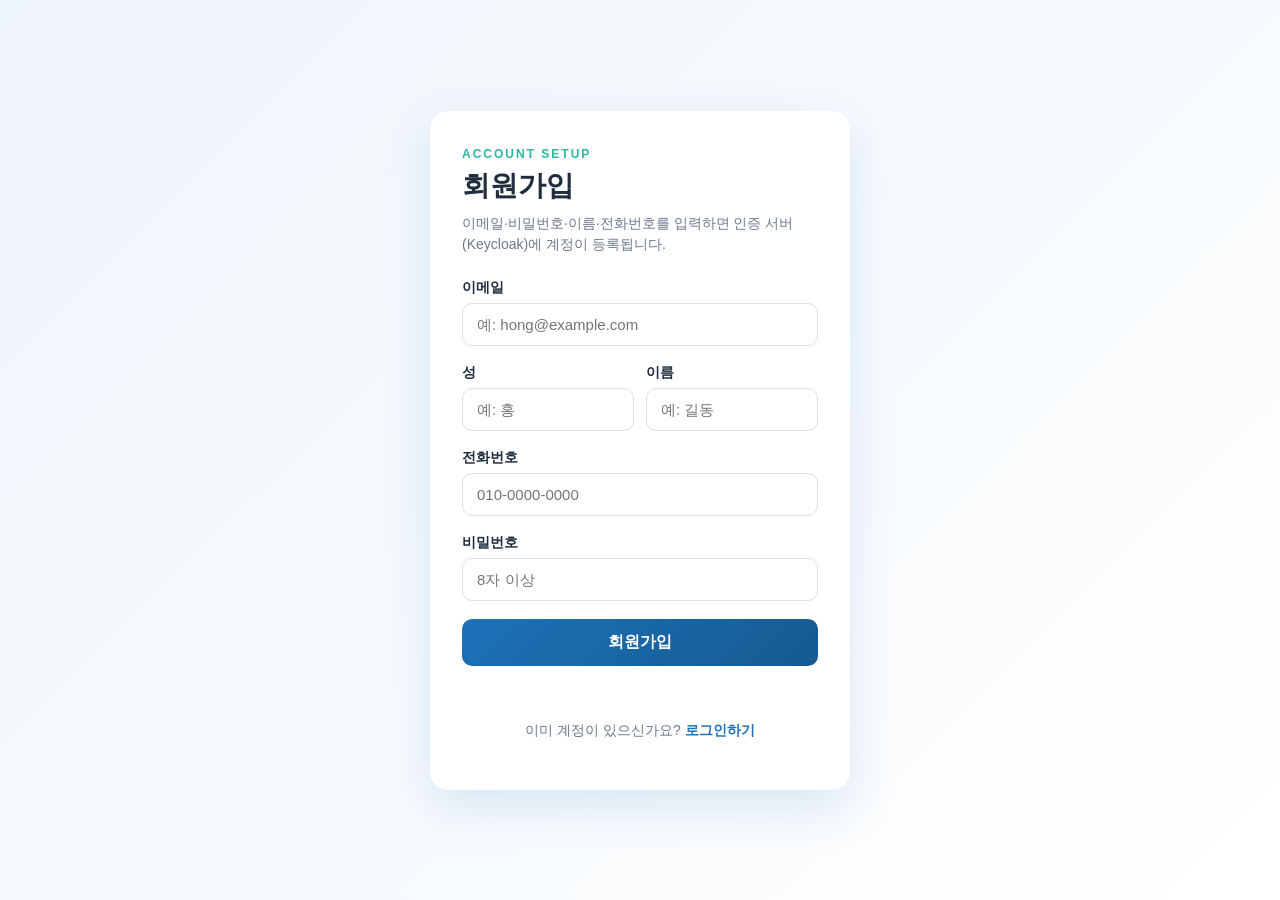
<file: src/main/resources/static/register.html>
<!DOCTYPE html>
<html lang="ko">
<head>
    <meta charset="UTF-8">
    <meta name="viewport" content="width=device-width, initial-scale=1.0">
    <title>회원가입 · MedicalCare+</title>
    <style>
        :root {
            --blue: #1d72b8;
            --blue-dark: #155a91;
            --mint: #2bb8a3;
            --bg: #eef5fb;
            --text: #1f2d3d;
            --muted: #6b7a8d;
            --error: #d64545;
            --success: #1f9d6b;
        }
        * { box-sizing: border-box; }
        body {
            margin: 0;
            font-family: "Segoe UI", "Apple SD Gothic Neo", sans-serif;
            background: linear-gradient(135deg, var(--bg), #ffffff);
            color: var(--text);
            min-height: 100vh;
            display: flex;
            align-items: center;
            justify-content: center;
            padding: 24px;
        }
        .panel {
            width: 100%;
            max-width: 420px;
            background: #ffffff;
            border-radius: 18px;
            box-shadow: 0 18px 48px rgba(29, 114, 184, 0.15);
            padding: 36px 32px;
        }
        .eyebrow {
            margin: 0;
            text-transform: uppercase;
            letter-spacing: 2px;
            font-size: 12px;
            font-weight: 700;
            color: var(--mint);
        }
        h1 { margin: 6px 0 8px; font-size: 28px; }
        .desc { margin: 0 0 24px; color: var(--muted); font-size: 14px; line-height: 1.5; }
        label { display: block; font-weight: 600; font-size: 14px; margin-bottom: 6px; }
        .field { margin-bottom: 18px; }
        .name-row { display: flex; gap: 12px; }
        .name-row > div { flex: 1; }
        input {
            width: 100%;
            padding: 12px 14px;
            border: 1px solid #d4e2ee;
            border-radius: 10px;
            font-size: 15px;
            transition: border-color 0.15s, box-shadow 0.15s;
        }
        input:focus {
            outline: none;
            border-color: var(--blue);
            box-shadow: 0 0 0 3px rgba(29, 114, 184, 0.15);
        }
        button {
            width: 100%;
            padding: 13px;
            border: none;
            border-radius: 10px;
            background: linear-gradient(135deg, var(--blue), var(--blue-dark));
            color: #fff;
            font-size: 16px;
            font-weight: 700;
            cursor: pointer;
            transition: opacity 0.15s;
        }
        button:disabled { opacity: 0.6; cursor: not-allowed; }
        .message { margin: 16px 0 0; font-size: 14px; min-height: 20px; }
        .message.error { color: var(--error); }
        .message.success { color: var(--success); }
        .foot { margin-top: 20px; text-align: center; font-size: 14px; color: var(--muted); }
        .foot a { color: var(--blue); font-weight: 600; text-decoration: none; }
        .foot a:hover { text-decoration: underline; }
    </style>
</head>
<body>
<section class="panel" aria-label="회원가입 폼">
    <p class="eyebrow">Account Setup</p>
    <h1>회원가입</h1>
    <p class="desc">이메일·비밀번호·이름·전화번호를 입력하면 인증 서버(Keycloak)에 계정이 등록됩니다.</p>

    <form id="registerForm">
        <div class="field">
            <label for="email">이메일</label>
            <input id="email" name="email" type="email" required maxlength="100" autocomplete="email" placeholder="예: hong@example.com">
        </div>
        <div class="field name-row">
            <div>
                <label for="lastName">성</label>
                <input id="lastName" name="lastName" type="text" required maxlength="25" autocomplete="family-name" placeholder="예: 홍">
            </div>
            <div>
                <label for="firstName">이름</label>
                <input id="firstName" name="firstName" type="text" required maxlength="25" autocomplete="given-name" placeholder="예: 길동">
            </div>
        </div>
        <div class="field">
            <label for="phoneNumber">전화번호</label>
            <input id="phoneNumber" name="phoneNumber" type="tel" required maxlength="13" autocomplete="tel" inputmode="numeric" placeholder="010-0000-0000">
        </div>
        <div class="field">
            <label for="password">비밀번호</label>
            <input id="password" name="password" type="password" required minlength="8" maxlength="200" autocomplete="new-password" placeholder="8자 이상">
        </div>
        <button id="submitButton" type="submit">회원가입</button>
    </form>

    <p id="message" class="message" role="status" aria-live="polite"></p>

    <p class="foot">이미 계정이 있으신가요? <a href="/">로그인하기</a></p>
</section>

<script>
    const form = document.getElementById('registerForm');
    const submitButton = document.getElementById('submitButton');
    const message = document.getElementById('message');

    function showMessage(text, type) {
        message.textContent = text;
        message.className = 'message ' + (type || '');
    }

    const ERROR_MAP = {
        user_already_exists: '이미 가입된 이메일입니다.',
        auth_server_error: '인증 서버 오류가 발생했습니다. 잠시 후 다시 시도해 주세요.'
    };

    // 전화번호 자동 하이픈 (app.js formatPhoneNumber와 동일 규칙)
    function formatPhoneNumber(value) {
        value = value.replace(/[^0-9]/g, '');
        if (value.length < 4) {
            return value;
        }
        if (value.length < 8) {
            return `${value.slice(0, 3)}-${value.slice(3)}`;
        }
        return `${value.slice(0, 3)}-${value.slice(3, 7)}-${value.slice(7, 11)}`;
    }

    const phoneInput = document.getElementById('phoneNumber');
    phoneInput.addEventListener('input', (event) => {
        event.target.value = formatPhoneNumber(event.target.value);
    });

    const PHONE_REGEX = /^010-\d{4}-\d{4}$/;

    form.addEventListener('submit', async (event) => {
        event.preventDefault();

        const email = document.getElementById('email').value.trim();
        const lastName = document.getElementById('lastName').value.trim();
        const firstName = document.getElementById('firstName').value.trim();
        const phoneNumber = document.getElementById('phoneNumber').value.trim();
        const password = document.getElementById('password').value;

        if (!email || !lastName || !firstName || !phoneNumber || !password) {
            showMessage('모든 항목을 입력해 주세요.', 'error');
            return;
        }
        if (password.length < 8) {
            showMessage('비밀번호는 8자 이상이어야 합니다.', 'error');
            return;
        }
        if (!PHONE_REGEX.test(phoneNumber)) {
            showMessage('전화번호는 010-0000-0000 형식으로 입력해 주세요.', 'error');
            return;
        }

        submitButton.disabled = true;
        showMessage('회원가입 처리 중입니다...', '');

        try {
            const response = await fetch('/api/register', {
                method: 'POST',
                headers: { 'Content-Type': 'application/json' },
                body: JSON.stringify({ email, password, lastName, firstName, phoneNumber })
            });

            let payload = null;
            const contentType = response.headers.get('content-type') || '';
            payload = contentType.includes('application/json') ? await response.json() : await response.text();

            if (response.ok) {
                showMessage('회원가입이 완료되었습니다! 잠시 후 로그인 화면으로 이동합니다.', 'success');
                form.reset();
                setTimeout(() => { window.location.href = '/'; }, 1800);
            } else {
                const code = payload && payload.error ? payload.error : '';
                showMessage('회원가입 실패: ' + (ERROR_MAP[code] || code || '알 수 없는 오류'), 'error');
            }
        } catch (error) {
            showMessage('요청 중 오류가 발생했습니다. 잠시 후 다시 시도해 주세요.', 'error');
        } finally {
            submitButton.disabled = false;
        }
    });
</script>
</body>
</html>
</file>
